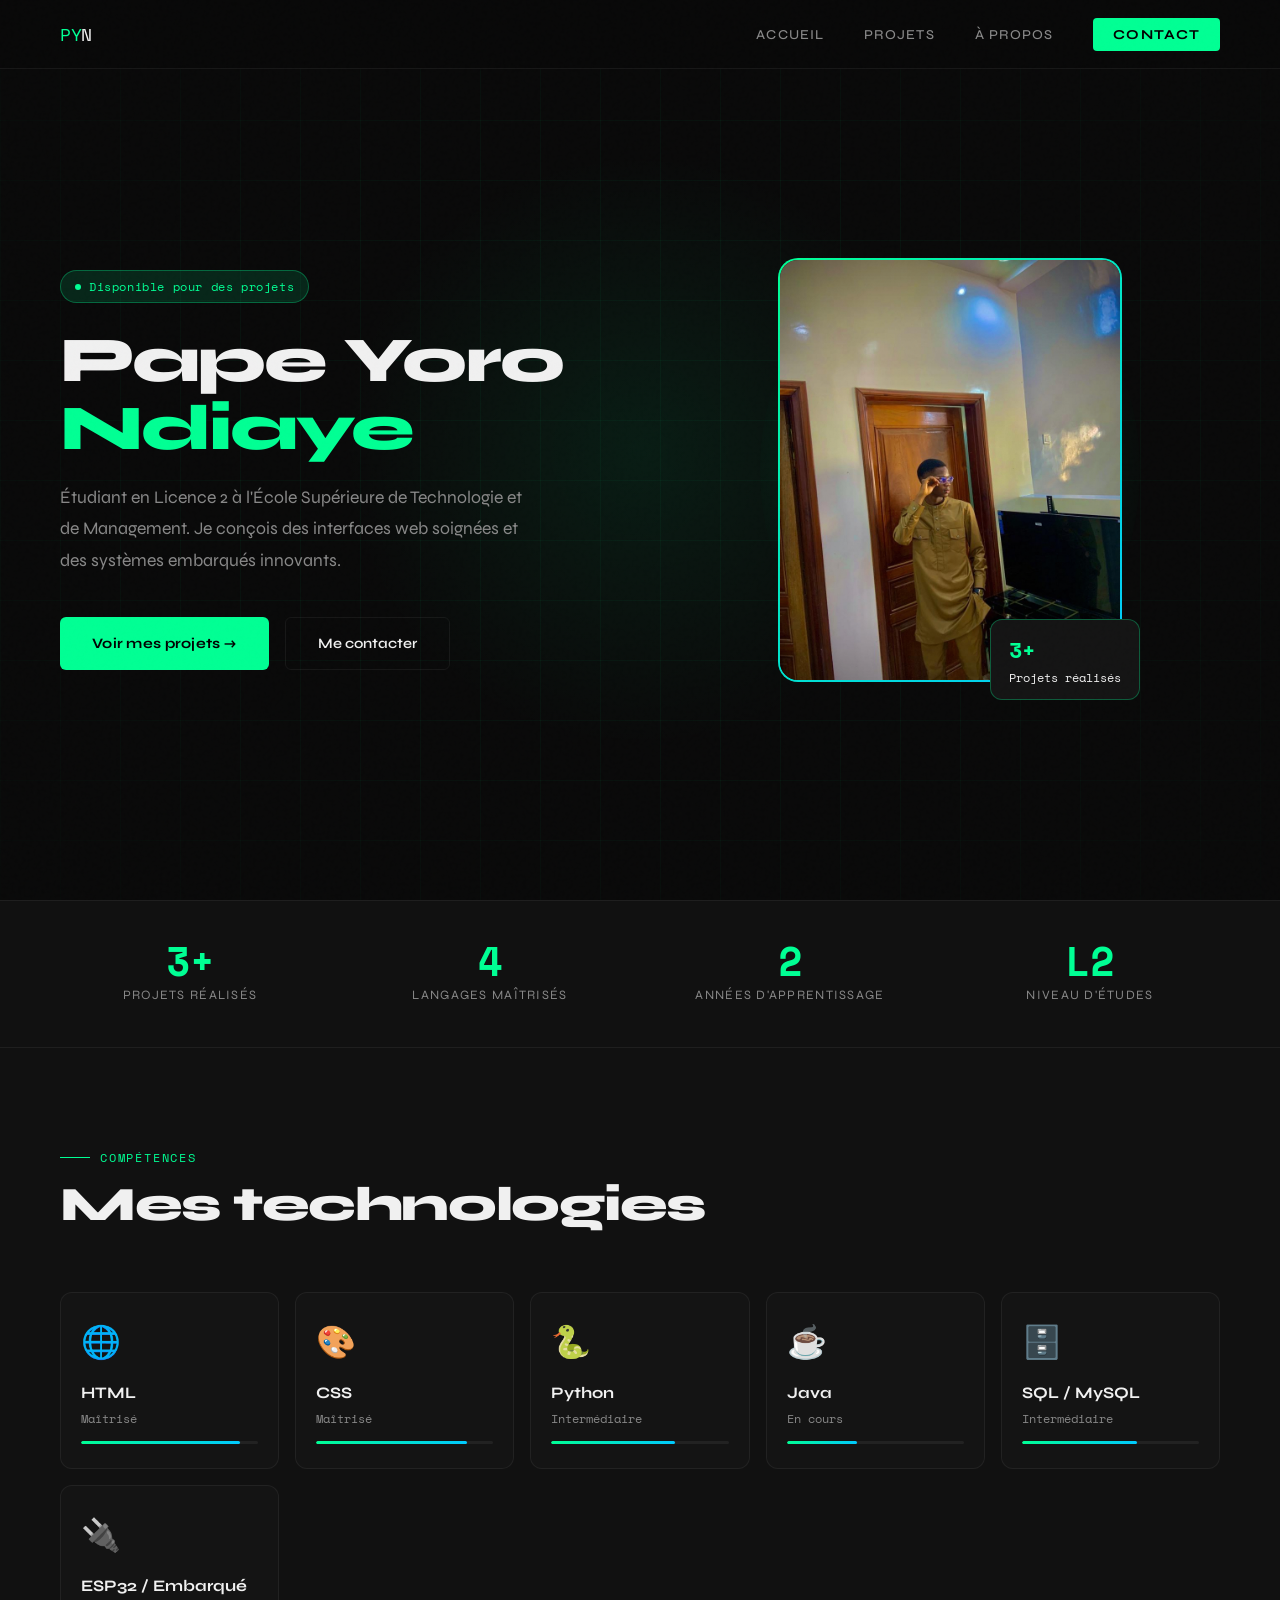
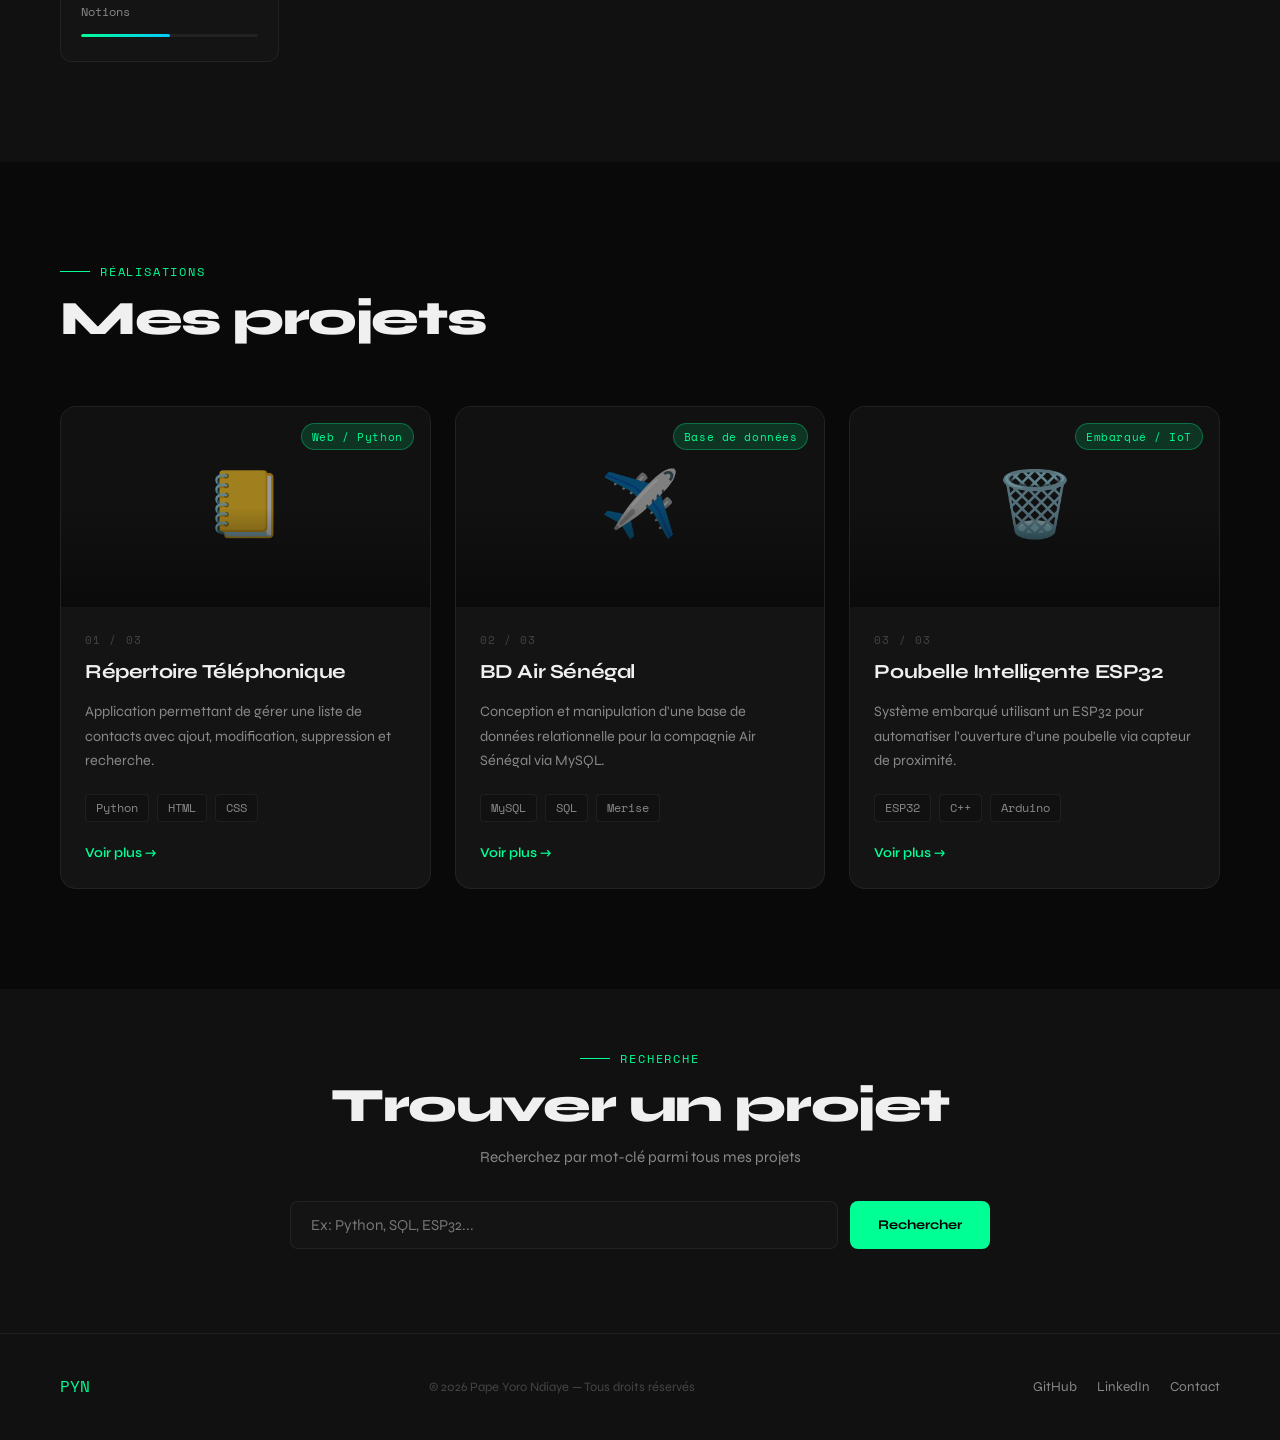
<file: index.html>
<!DOCTYPE html>
<html lang="fr">

<head>
    <meta charset="UTF-8" />
    <meta name="viewport" content="width=device-width, initial-scale=1.0" />
    <title>Pape Yoro Ndiaye — Développeur</title>
    <link rel="stylesheet" href="css/style.css" />
</head>

<body>

    <nav>
        <a href="index.html" class="nav-logo">PY<span>N</span></a>
        <ul class="nav-links" id="navLinks">
            <li><a href="index.html">Accueil</a></li>
            <li><a href="pages/projets.html">Projets</a></li>
            <li><a href="pages/about.html">À propos</a></li>
            <li><a href="pages/contact.html" class="nav-cta">Contact</a></li>
        </ul>
        <button class="hamburger" id="hamburger">
            <span></span><span></span><span></span>
        </button>
    </nav>

    <section id="hero">
        <div class="hero-bg-grid"></div>
        <div class="hero-glow"></div>
        <div class="hero-content">
            <div class="hero-text">
                <div class="hero-tag fade-up fade-up-1">Disponible pour des projets</div>
                <h1 class="hero-title fade-up fade-up-2">
                    Pape Yoro<br>
                    <span class="line-accent">Ndiaye</span>
                </h1>
                <p class="hero-subtitle fade-up fade-up-3">
                    Étudiant en Licence 2 à l'École Supérieure de Technologie et de Management.
                    Je conçois des interfaces web soignées et des systèmes embarqués innovants.
                </p>
                <div class="hero-btns fade-up fade-up-4">
                    <a href="pages/projets.html" class="btn-primary">Voir mes projets →</a>
                    <a href="pages/contact.html" class="btn-secondary">Me contacter</a>
                </div>
            </div>
            <div class="hero-visual fade-up fade-up-2">
                <div class="hero-img-wrap">
                    <img src="images/profile.jpeg" alt="Pape Yoro Ndiaye" />
                    <div class="hero-img-badge">
                        <span class="badge-val">3+</span>
                        Projets réalisés
                    </div>
                </div>
            </div>
        </div>
    </section>

    <div class="stats-bar">
        <div class="stats-inner">
            <div class="stat-item">
                <span class="stat-num">3+</span>
                <span class="stat-label">Projets réalisés</span>
            </div>
            <div class="stat-item">
                <span class="stat-num">4</span>
                <span class="stat-label">Langages maîtrisés</span>
            </div>
            <div class="stat-item">
                <span class="stat-num">2</span>
                <span class="stat-label">Années d'apprentissage</span>
            </div>
            <div class="stat-item">
                <span class="stat-num">L2</span>
                <span class="stat-label">Niveau d'études</span>
            </div>
        </div>
    </div>

    <section id="competences">
        <div class="section-inner">
            <p class="section-label">Compétences</p>
            <h2 class="section-title">Mes technologies</h2>
            <div class="skills-grid">
                <div class="skill-card">
                    <span class="skill-icon">🌐</span>
                    <div class="skill-name">HTML</div>
                    <div class="skill-level">Maîtrisé</div>
                    <div class="skill-bar">
                        <div class="skill-bar-fill" style="width:90%"></div>
                    </div>
                </div>
                <div class="skill-card">
                    <span class="skill-icon">🎨</span>
                    <div class="skill-name">CSS</div>
                    <div class="skill-level">Maîtrisé</div>
                    <div class="skill-bar">
                        <div class="skill-bar-fill" style="width:85%"></div>
                    </div>
                </div>
                <div class="skill-card">
                    <span class="skill-icon">🐍</span>
                    <div class="skill-name">Python</div>
                    <div class="skill-level">Intermédiaire</div>
                    <div class="skill-bar">
                        <div class="skill-bar-fill" style="width:70%"></div>
                    </div>
                </div>
                <div class="skill-card">
                    <span class="skill-icon">☕</span>
                    <div class="skill-name">Java</div>
                    <div class="skill-level">En cours</div>
                    <div class="skill-bar">
                        <div class="skill-bar-fill" style="width:40%"></div>
                    </div>
                </div>
                <div class="skill-card">
                    <span class="skill-icon">🗄️</span>
                    <div class="skill-name">SQL / MySQL</div>
                    <div class="skill-level">Intermédiaire</div>
                    <div class="skill-bar">
                        <div class="skill-bar-fill" style="width:65%"></div>
                    </div>
                </div>
                <div class="skill-card">
                    <span class="skill-icon">🔌</span>
                    <div class="skill-name">ESP32 / Embarqué</div>
                    <div class="skill-level">Notions</div>
                    <div class="skill-bar">
                        <div class="skill-bar-fill" style="width:50%"></div>
                    </div>
                </div>
            </div>
        </div>
    </section>

    <section id="projets">
        <div class="section-inner">
            <p class="section-label">Réalisations</p>
            <h2 class="section-title">Mes projets</h2>
            <div class="projects-grid">
                <div class="project-card">
                    <div class="project-thumb">
                        <span class="project-thumb-icon">📒</span>
                        <div class="project-thumb-overlay"></div>
                        <span class="project-tag">Web / Python</span>
                    </div>
                    <div class="project-body">
                        <div class="project-num">01 / 03</div>
                        <h3 class="project-title">Répertoire Téléphonique</h3>
                        <p class="project-desc">Application permettant de gérer une liste de contacts avec ajout,
                            modification, suppression et recherche.</p>
                        <div class="project-tech">
                            <span class="tech-badge">Python</span>
                            <span class="tech-badge">HTML</span>
                            <span class="tech-badge">CSS</span>
                        </div>
                        <a href="pages/projets.html#projet1" class="project-link">Voir plus →</a>
                    </div>
                </div>
                <div class="project-card">
                    <div class="project-thumb">
                        <span class="project-thumb-icon">✈️</span>
                        <div class="project-thumb-overlay"></div>
                        <span class="project-tag">Base de données</span>
                    </div>
                    <div class="project-body">
                        <div class="project-num">02 / 03</div>
                        <h3 class="project-title">BD Air Sénégal</h3>
                        <p class="project-desc">Conception et manipulation d'une base de données relationnelle pour la
                            compagnie Air Sénégal via MySQL.</p>
                        <div class="project-tech">
                            <span class="tech-badge">MySQL</span>
                            <span class="tech-badge">SQL</span>
                            <span class="tech-badge">Merise</span>
                        </div>
                        <a href="pages/projets.html#projet2" class="project-link">Voir plus →</a>
                    </div>
                </div>
                <div class="project-card">
                    <div class="project-thumb">
                        <span class="project-thumb-icon">🗑️</span>
                        <div class="project-thumb-overlay"></div>
                        <span class="project-tag">Embarqué / IoT</span>
                    </div>
                    <div class="project-body">
                        <div class="project-num">03 / 03</div>
                        <h3 class="project-title">Poubelle Intelligente ESP32</h3>
                        <p class="project-desc">Système embarqué utilisant un ESP32 pour automatiser l'ouverture d'une
                            poubelle via capteur de proximité.</p>
                        <div class="project-tech">
                            <span class="tech-badge">ESP32</span>
                            <span class="tech-badge">C++</span>
                            <span class="tech-badge">Arduino</span>
                        </div>
                        <a href="pages/projets.html#projet3" class="project-link">Voir plus →</a>
                    </div>
                </div>
            </div>
        </div>
    </section>

    <div id="recherche">
        <div class="search-inner">
            <p class="section-label" style="justify-content:center">Recherche</p>
            <h2 class="section-title" style="margin-bottom:0">Trouver un projet</h2>
            <p style="color:var(--text-secondary);margin-top:12px;font-size:0.95rem">Recherchez par mot-clé parmi tous
                mes projets</p>
            <div class="search-box">
                <input type="text" id="searchInput" placeholder="Ex: Python, SQL, ESP32..." />
                <button onclick="searchProjects()">Rechercher</button>
            </div>
            <div id="search-results"></div>
        </div>
    </div>

    <footer>
        <div class="footer-inner">
            <div class="footer-logo">PYN</div>
            <span class="footer-copy">© 2026 Pape Yoro Ndiaye — Tous droits réservés</span>
            <div class="footer-links">
                <a href="https://github.com/k6ybpsv66y-alt" target="_blank">GitHub</a>
                <a href="https://www.linkedin.com/in/pape-yoro-ndiaye-719438337" target="_blank">LinkedIn</a>
                <a href="pages/contact.html">Contact</a>
            </div>
        </div>
    </footer>

    <script>
        const hamburger = document.getElementById('hamburger');
        const navLinks = document.getElementById('navLinks');
        hamburger.addEventListener('click', () => navLinks.classList.toggle('open'));

        const projects = [
            { title: 'Répertoire Téléphonique', tags: ['python', 'html', 'css', 'contact'], url: 'pages/projets.html#projet1' },
            { title: 'BD Air Sénégal', tags: ['mysql', 'sql', 'base de données', 'merise'], url: 'pages/projets.html#projet2' },
            { title: 'Poubelle Intelligente ESP32', tags: ['esp32', 'arduino', 'iot', 'capteur'], url: 'pages/projets.html#projet3' },
        ];

        function searchProjects() {
            const q = document.getElementById('searchInput').value.toLowerCase().trim();
            const container = document.getElementById('search-results');
            if (!q) { container.innerHTML = ''; return; }
            const results = projects.filter(p =>
                p.title.toLowerCase().includes(q) || p.tags.some(t => t.includes(q))
            );
            if (results.length === 0) {
                container.innerHTML = '<p style="color:var(--text-muted);font-size:0.88rem;margin-top:8px">Aucun projet trouvé.</p>';
            } else {
                container.innerHTML = results.map(r =>
                    `<div class="search-result-item" onclick="location.href='${r.url}'">
          <strong style="color:var(--text-primary)">${r.title}</strong>
          <span style="margin-left:8px;font-size:0.75rem;color:var(--text-muted)">${r.tags.join(', ')}</span>
        </div>`
                ).join('');
            }
        }

        document.getElementById('searchInput').addEventListener('keydown', e => {
            if (e.key === 'Enter') searchProjects();
        });
    </script>
</body>

</html>
</file>
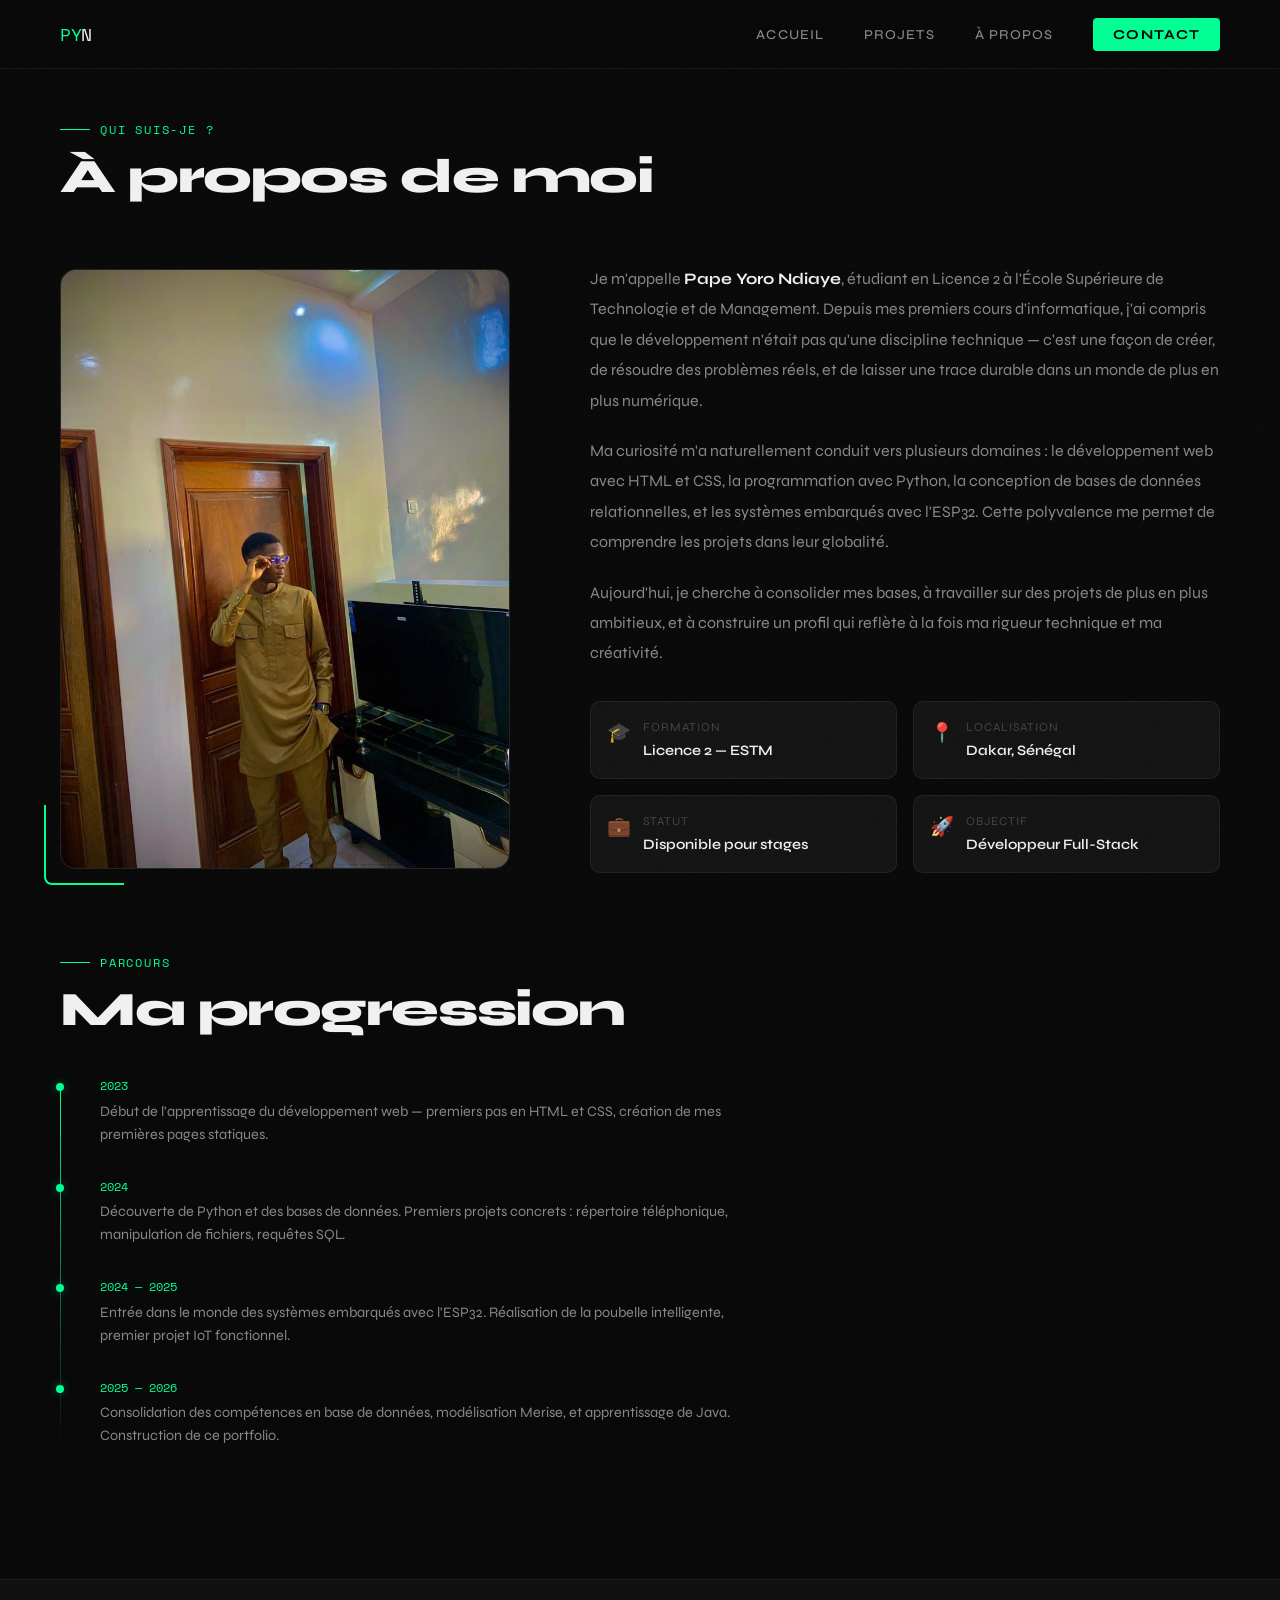
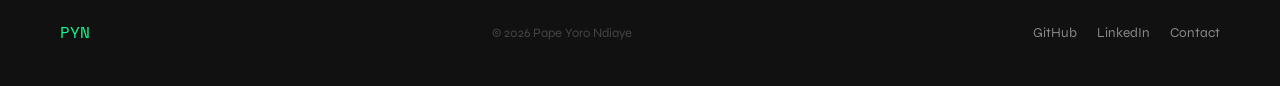
<file: pages/about.html>
<!DOCTYPE html>
<html lang="fr">

<head>
    <meta charset="UTF-8" />
    <meta name="viewport" content="width=device-width, initial-scale=1.0" />
    <title>À propos — Pape Yoro Ndiaye</title>
    <link rel="stylesheet" href="../css/style.css" />
</head>

<body>

    <nav>
        <a href="../index.html" class="nav-logo">PY<span>N</span></a>
        <ul class="nav-links" id="navLinks">
            <li><a href="../index.html">Accueil</a></li>
            <li><a href="projets.html">Projets</a></li>
            <li><a href="about.html">À propos</a></li>
            <li><a href="contact.html" class="nav-cta">Contact</a></li>
        </ul>
        <button class="hamburger" id="hamburger"><span></span><span></span><span></span></button>
    </nav>

    <section style="padding-top:120px">
        <div class="section-inner">
            <p class="section-label">Qui suis-je ?</p>
            <h1 class="section-title">À propos de moi</h1>

            <div class="about-grid">
                <div class="about-img-wrap">
                    <div class="about-img-frame">
                        <img src="../images/profile.jpeg" alt="Pape Yoro Ndiaye" />
                    </div>
                    <div class="about-deco"></div>
                </div>
                <div class="about-text">
                    <p>Je m'appelle <strong style="color:var(--text-primary)">Pape Yoro Ndiaye</strong>, étudiant en
                        Licence 2 à l'École Supérieure de Technologie et de Management. Depuis mes premiers cours
                        d'informatique, j'ai compris que le développement n'était pas qu'une discipline technique —
                        c'est une façon de créer, de résoudre des problèmes réels, et de laisser une trace durable dans
                        un monde de plus en plus numérique.</p>
                    <p>Ma curiosité m'a naturellement conduit vers plusieurs domaines : le développement web avec HTML
                        et CSS, la programmation avec Python, la conception de bases de données relationnelles, et les
                        systèmes embarqués avec l'ESP32. Cette polyvalence me permet de comprendre les projets dans leur
                        globalité.</p>
                    <p>Aujourd'hui, je cherche à consolider mes bases, à travailler sur des projets de plus en plus
                        ambitieux, et à construire un profil qui reflète à la fois ma rigueur technique et ma
                        créativité.</p>

                    <div class="about-highlights">
                        <div class="highlight-item">
                            <span class="highlight-icon">🎓</span>
                            <div>
                                <div class="highlight-label">Formation</div>
                                <div class="highlight-val">Licence 2 — ESTM</div>
                            </div>
                        </div>
                        <div class="highlight-item">
                            <span class="highlight-icon">📍</span>
                            <div>
                                <div class="highlight-label">Localisation</div>
                                <div class="highlight-val">Dakar, Sénégal</div>
                            </div>
                        </div>
                        <div class="highlight-item">
                            <span class="highlight-icon">💼</span>
                            <div>
                                <div class="highlight-label">Statut</div>
                                <div class="highlight-val">Disponible pour stages</div>
                            </div>
                        </div>
                        <div class="highlight-item">
                            <span class="highlight-icon">🚀</span>
                            <div>
                                <div class="highlight-label">Objectif</div>
                                <div class="highlight-val">Développeur Full-Stack</div>
                            </div>
                        </div>
                    </div>
                </div>
            </div>

            <div style="max-width:700px;margin-top:80px">
                <p class="section-label">Parcours</p>
                <h2 class="section-title" style="margin-bottom:20px">Ma progression</h2>
                <div class="timeline">
                    <div class="timeline-item">
                        <div class="timeline-date">2023</div>
                        <div class="timeline-text">Début de l'apprentissage du développement web — premiers pas en HTML
                            et CSS, création de mes premières pages statiques.</div>
                    </div>
                    <div class="timeline-item">
                        <div class="timeline-date">2024</div>
                        <div class="timeline-text">Découverte de Python et des bases de données. Premiers projets
                            concrets : répertoire téléphonique, manipulation de fichiers, requêtes SQL.</div>
                    </div>
                    <div class="timeline-item">
                        <div class="timeline-date">2024 — 2025</div>
                        <div class="timeline-text">Entrée dans le monde des systèmes embarqués avec l'ESP32. Réalisation
                            de la poubelle intelligente, premier projet IoT fonctionnel.</div>
                    </div>
                    <div class="timeline-item">
                        <div class="timeline-date">2025 — 2026</div>
                        <div class="timeline-text">Consolidation des compétences en base de données, modélisation
                            Merise, et apprentissage de Java. Construction de ce portfolio.</div>
                    </div>
                </div>
            </div>

        </div>
    </section>

    <footer>
        <div class="footer-inner">
            <div class="footer-logo">PYN</div>
            <span class="footer-copy">© 2026 Pape Yoro Ndiaye</span>
            <div class="footer-links">
                <a href="https://github.com/k6ybpsv66y-alt" target="_blank">GitHub</a>
                <a href="https://www.linkedin.com/in/pape-yoro-ndiaye-719438337" target="_blank">LinkedIn</a>
                <a href="contact.html">Contact</a>
            </div>
        </div>
    </footer>

    <script>
        const hamburger = document.getElementById('hamburger');
        const navLinks = document.getElementById('navLinks');
        hamburger.addEventListener('click', () => navLinks.classList.toggle('open'));
    </script>
</body>

</html>
</file>
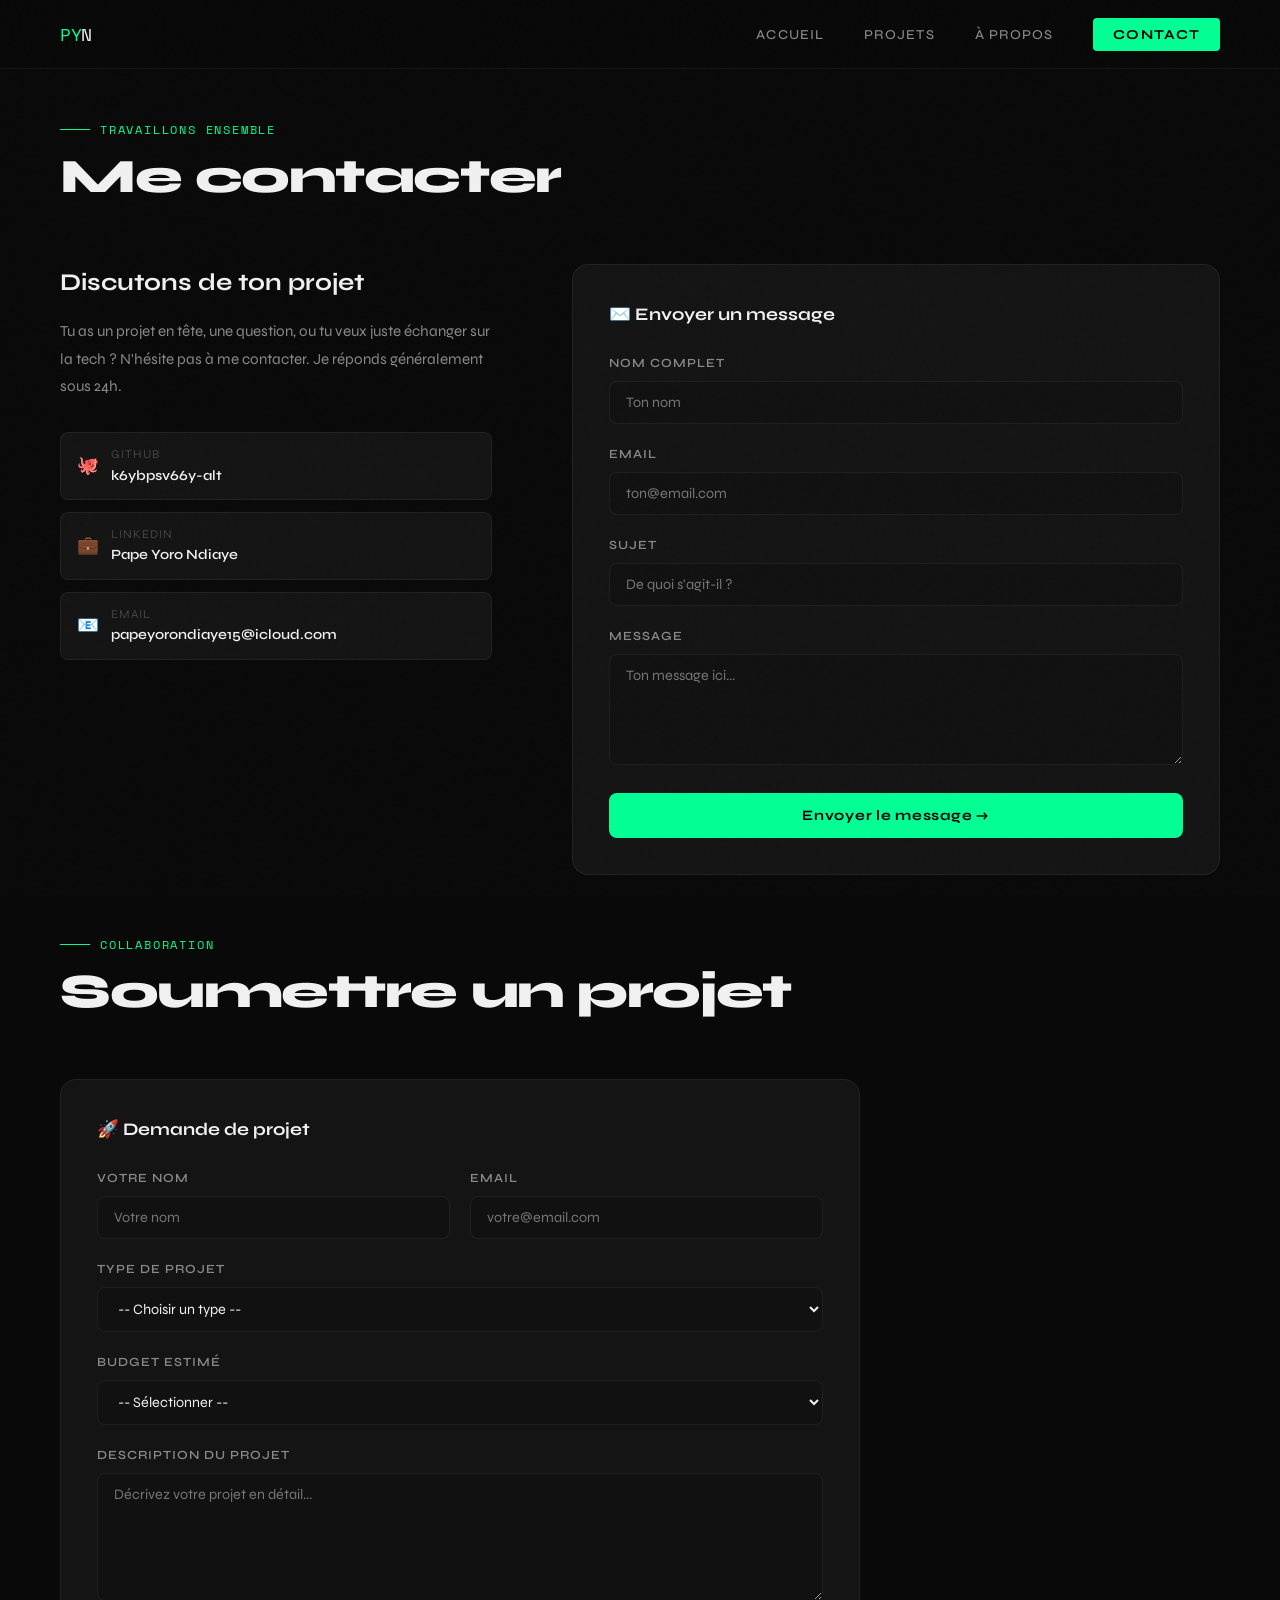
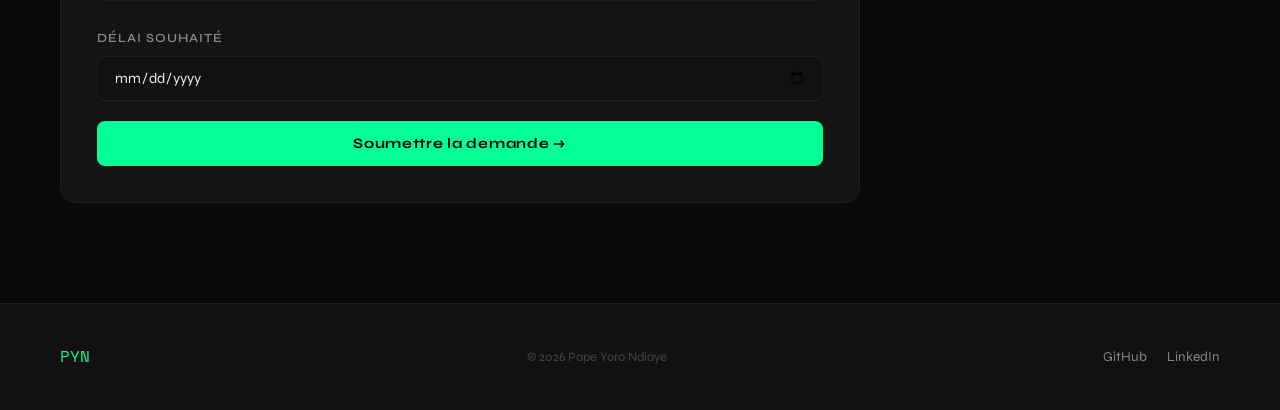
<file: pages/contact.html>
<!DOCTYPE html>
<html lang="fr">

<head>
    <meta charset="UTF-8" />
    <meta name="viewport" content="width=device-width, initial-scale=1.0" />
    <title>Contact — Pape Yoro Ndiaye</title>
    <link rel="stylesheet" href="../css/style.css" />
</head>

<body>

    <nav>
        <a href="../index.html" class="nav-logo">PY<span>N</span></a>
        <ul class="nav-links" id="navLinks">
            <li><a href="../index.html">Accueil</a></li>
            <li><a href="projets.html">Projets</a></li>
            <li><a href="about.html">À propos</a></li>
            <li><a href="contact.html" class="nav-cta">Contact</a></li>
        </ul>
        <button class="hamburger" id="hamburger"><span></span><span></span><span></span></button>
    </nav>

    <section id="contact" style="padding-top:120px">
        <div class="section-inner">
            <p class="section-label">Travaillons ensemble</p>
            <h1 class="section-title">Me contacter</h1>

            <div class="contact-grid">
                <div class="contact-info">
                    <h3>Discutons de ton projet</h3>
                    <p>Tu as un projet en tête, une question, ou tu veux juste échanger sur la tech ? N'hésite pas à me
                        contacter. Je réponds généralement sous 24h.</p>
                    <div class="contact-socials">
                        <a href="https://github.com/k6ybpsv66y-alt" target="_blank" class="social-link">
                            <span class="social-link-icon">🐙</span>
                            <div>
                                <div
                                    style="font-size:0.75rem;color:var(--text-muted);text-transform:uppercase;letter-spacing:0.08em">
                                    GitHub</div>
                                <div style="color:var(--text-primary);font-weight:600">k6ybpsv66y-alt</div>
                            </div>
                        </a>
                        <a href="https://www.linkedin.com/in/pape-yoro-ndiaye-719438337" target="_blank"
                            class="social-link">
                            <span class="social-link-icon">💼</span>
                            <div>
                                <div
                                    style="font-size:0.75rem;color:var(--text-muted);text-transform:uppercase;letter-spacing:0.08em">
                                    LinkedIn</div>
                                <div style="color:var(--text-primary);font-weight:600">Pape Yoro Ndiaye</div>
                            </div>
                        </a>
                        <a href="mailto:papeyorondiaye15@icloud.com" class="social-link">
                            <span class="social-link-icon">📧</span>
                            <div>
                                <div
                                    style="font-size:0.75rem;color:var(--text-muted);text-transform:uppercase;letter-spacing:0.08em">
                                    Email</div>
                                <div style="color:var(--text-primary);font-weight:600">papeyorondiaye15@icloud.com</div>
                            </div>
                        </a>
                    </div>
                </div>

                <div>
                    <div class="form-wrap">
                        <div class="form-title">✉️ Envoyer un message</div>
                        <div class="form-group">
                            <label for="contact-name">Nom complet</label>
                            <input type="text" id="contact-name" placeholder="Ton nom" required />
                        </div>
                        <div class="form-group">
                            <label for="contact-email">Email</label>
                            <input type="email" id="contact-email" placeholder="ton@email.com" required />
                        </div>
                        <div class="form-group">
                            <label for="contact-subject">Sujet</label>
                            <input type="text" id="contact-subject" placeholder="De quoi s'agit-il ?" />
                        </div>
                        <div class="form-group">
                            <label for="contact-message">Message</label>
                            <textarea id="contact-message" rows="5" placeholder="Ton message ici..."
                                required></textarea>
                        </div>
                        <button class="btn-submit" onclick="submitContact()">Envoyer le message →</button>
                    </div>
                </div>
            </div>

            <div style="margin-top:60px">
                <p class="section-label">Collaboration</p>
                <h2 class="section-title">Soumettre un projet</h2>
                <div class="form-wrap" style="max-width:800px">
                    <div class="form-title">🚀 Demande de projet</div>
                    <div style="display:grid;grid-template-columns:1fr 1fr;gap:20px">
                        <div class="form-group">
                            <label for="proj-name">Votre nom</label>
                            <input type="text" id="proj-name" placeholder="Votre nom" required />
                        </div>
                        <div class="form-group">
                            <label for="proj-email">Email</label>
                            <input type="email" id="proj-email" placeholder="votre@email.com" required />
                        </div>
                    </div>
                    <div class="form-group">
                        <label for="proj-type">Type de projet</label>
                        <select id="proj-type">
                            <option value="">-- Choisir un type --</option>
                            <option>Site web / Portfolio</option>
                            <option>Application web</option>
                            <option>Base de données</option>
                            <option>Système embarqué / IoT</option>
                            <option>Script / Automatisation Python</option>
                            <option>Autre</option>
                        </select>
                    </div>
                    <div class="form-group">
                        <label for="proj-budget">Budget estimé</label>
                        <select id="proj-budget">
                            <option value="">-- Sélectionner --</option>
                            <option>Moins de 50 000 FCFA</option>
                            <option>50 000 – 150 000 FCFA</option>
                            <option>150 000 – 500 000 FCFA</option>
                            <option>Plus de 500 000 FCFA</option>
                            <option>À discuter</option>
                        </select>
                    </div>
                    <div class="form-group">
                        <label for="proj-desc">Description du projet</label>
                        <textarea id="proj-desc" rows="6" placeholder="Décrivez votre projet en détail..."
                            required></textarea>
                    </div>
                    <div class="form-group">
                        <label for="proj-deadline">Délai souhaité</label>
                        <input type="date" id="proj-deadline" />
                    </div>
                    <button class="btn-submit" onclick="submitProject()">Soumettre la demande →</button>
                </div>
            </div>

        </div>
    </section>

    <footer>
        <div class="footer-inner">
            <div class="footer-logo">PYN</div>
            <span class="footer-copy">© 2026 Pape Yoro Ndiaye</span>
            <div class="footer-links">
                <a href="https://github.com/k6ybpsv66y-alt" target="_blank">GitHub</a>
                <a href="https://www.linkedin.com/in/pape-yoro-ndiaye-719438337" target="_blank">LinkedIn</a>
            </div>
        </div>
    </footer>

    <script>
        const hamburger = document.getElementById('hamburger');
        const navLinks = document.getElementById('navLinks');
        hamburger.addEventListener('click', () => navLinks.classList.toggle('open'));

        function submitContact() {
            const name = document.getElementById('contact-name').value.trim();
            const email = document.getElementById('contact-email').value.trim();
            const msg = document.getElementById('contact-message').value.trim();
            if (!name || !email || !msg) {
                alert('Merci de remplir tous les champs obligatoires.');
                return;
            }
            alert('Message envoyé ! Merci ' + name + ', je vous répondrai bientôt.');
        }

        function submitProject() {
            const name = document.getElementById('proj-name').value.trim();
            const email = document.getElementById('proj-email').value.trim();
            const desc = document.getElementById('proj-desc').value.trim();
            if (!name || !email || !desc) {
                alert('Merci de remplir tous les champs obligatoires.');
                return;
            }
            alert('Demande soumise ! Merci ' + name + ', je vous contacterai pour discuter de votre projet.');
        }
    </script>
</body>

</html>
</file>
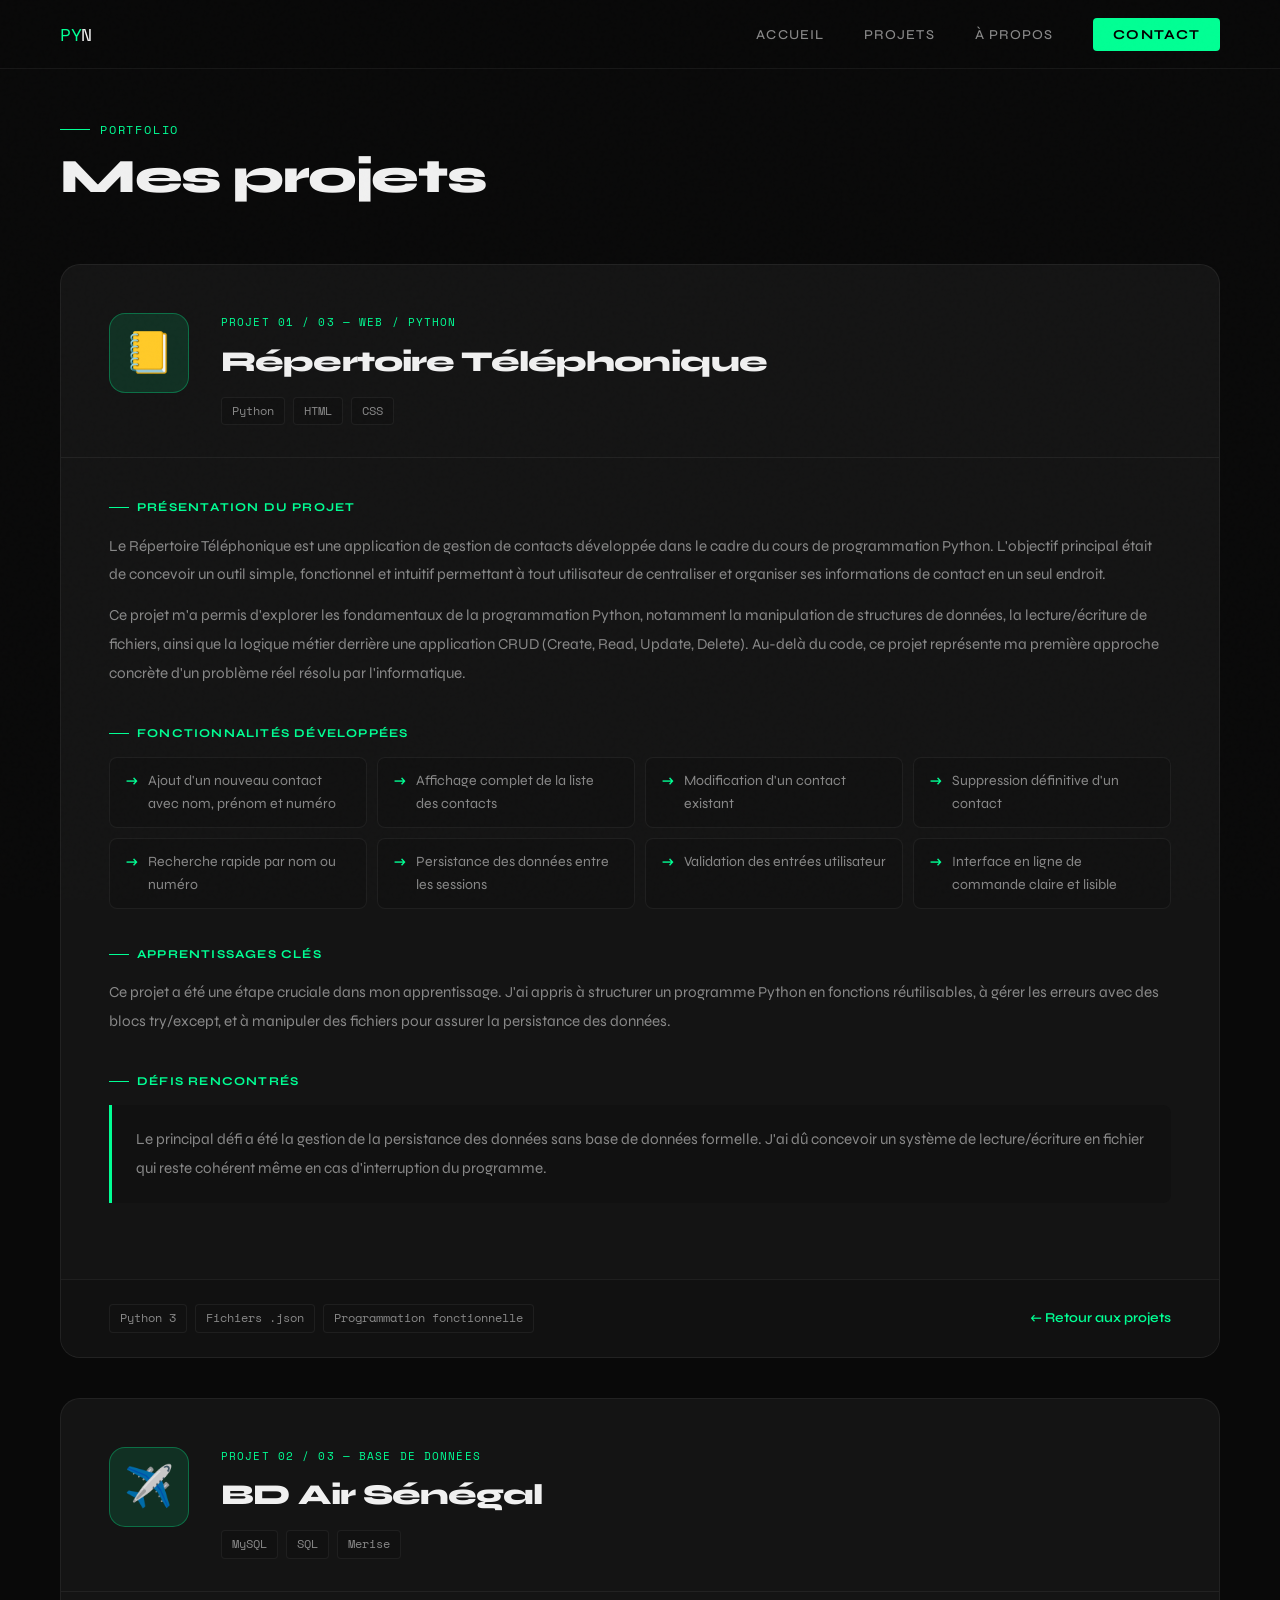
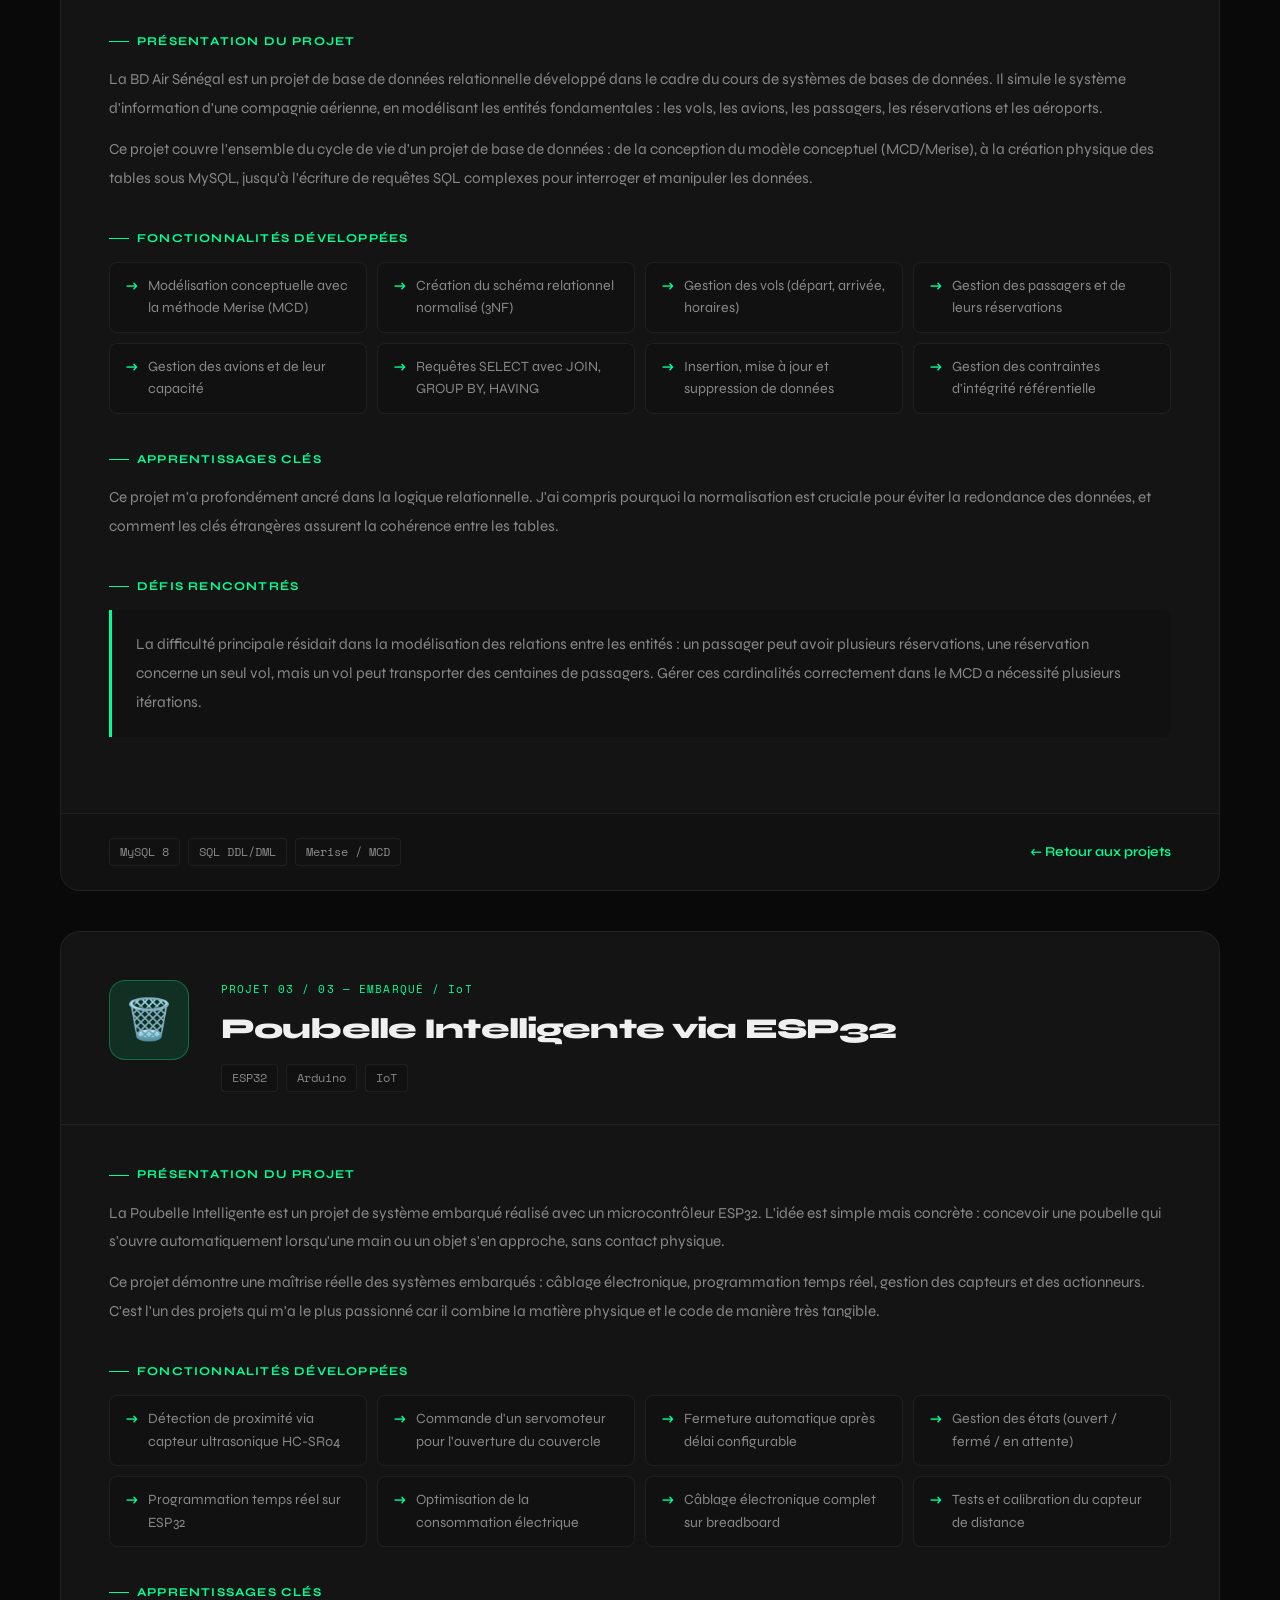
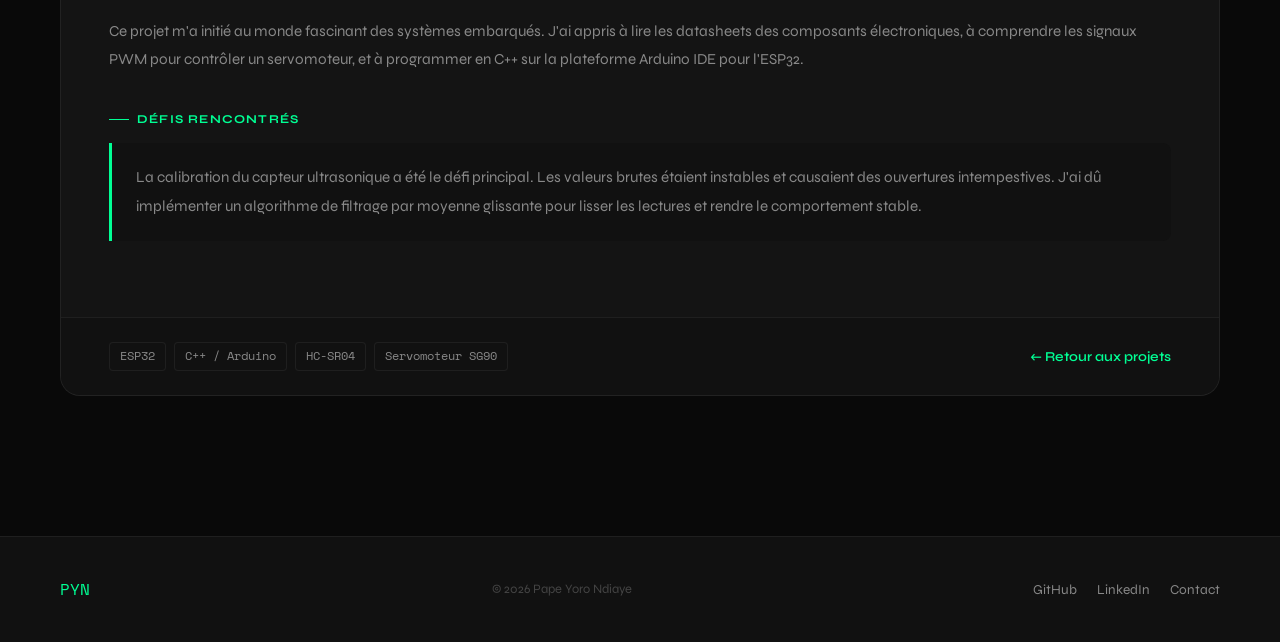
<file: pages/projets.html>
<!DOCTYPE html>
<html lang="fr">

<head>
    <meta charset="UTF-8" />
    <meta name="viewport" content="width=device-width, initial-scale=1.0" />
    <title>Projets — Pape Yoro Ndiaye</title>
    <link rel="stylesheet" href="../css/style.css" />
    <style>
        .project-detail {
            background: var(--bg-card);
            border: 1px solid var(--border);
            border-radius: 20px;
            overflow: hidden;
            margin-bottom: 40px;
            transition: border-color 0.3s;
        }

        .project-detail:hover {
            border-color: var(--border-accent);
        }

        .project-detail:target {
            border-color: var(--accent);
        }

        .project-detail-header {
            padding: 48px 48px 32px;
            border-bottom: 1px solid var(--border);
            display: grid;
            grid-template-columns: auto 1fr;
            gap: 32px;
            align-items: start;
        }

        .project-detail-icon {
            width: 80px;
            height: 80px;
            background: var(--accent-dim);
            border: 1px solid var(--border-accent);
            border-radius: 16px;
            display: flex;
            align-items: center;
            justify-content: center;
            font-size: 2.5rem;
            flex-shrink: 0;
        }

        .project-detail-num {
            font-family: 'Space Mono', monospace;
            font-size: 0.7rem;
            color: var(--accent);
            letter-spacing: 0.1em;
            margin-bottom: 8px;
        }

        .project-detail-title {
            font-size: 1.8rem;
            font-weight: 800;
            letter-spacing: -0.03em;
            margin-bottom: 12px;
        }

        .project-detail-tags {
            display: flex;
            flex-wrap: wrap;
            gap: 8px;
        }

        .project-detail-body {
            padding: 40px 48px;
        }

        .detail-section {
            margin-bottom: 36px;
        }

        .detail-section-title {
            font-size: 0.75rem;
            font-weight: 700;
            color: var(--accent);
            text-transform: uppercase;
            letter-spacing: 0.1em;
            margin-bottom: 14px;
            display: flex;
            align-items: center;
            gap: 8px;
        }

        .detail-section-title::before {
            content: '';
            width: 20px;
            height: 1px;
            background: var(--accent);
        }

        .detail-section p {
            color: var(--text-secondary);
            line-height: 1.9;
            font-size: 0.95rem;
            margin-bottom: 12px;
        }

        .detail-features {
            list-style: none;
            display: grid;
            grid-template-columns: repeat(auto-fill, minmax(240px, 1fr));
            gap: 10px;
        }

        .detail-features li {
            display: flex;
            align-items: flex-start;
            gap: 10px;
            padding: 12px 16px;
            background: var(--bg-secondary);
            border: 1px solid var(--border);
            border-radius: 8px;
            font-size: 0.88rem;
            color: var(--text-secondary);
        }

        .detail-features li::before {
            content: '→';
            color: var(--accent);
            font-weight: 700;
            flex-shrink: 0;
        }

        .detail-challenges {
            background: var(--bg-secondary);
            border-left: 3px solid var(--accent);
            padding: 20px 24px;
            border-radius: 0 8px 8px 0;
        }

        .detail-challenges p {
            margin: 0;
        }

        .project-detail-footer {
            padding: 24px 48px;
            border-top: 1px solid var(--border);
            display: flex;
            justify-content: space-between;
            align-items: center;
            flex-wrap: wrap;
            gap: 16px;
            background: var(--bg-secondary);
        }

        .tech-stack {
            display: flex;
            flex-wrap: wrap;
            gap: 8px;
        }

        @media (max-width: 700px) {
            .project-detail-header {
                grid-template-columns: 1fr;
                gap: 20px;
                padding: 28px 24px 20px;
            }

            .project-detail-body {
                padding: 28px 24px;
            }

            .project-detail-footer {
                padding: 20px 24px;
                flex-direction: column;
                align-items: flex-start;
            }

            .detail-features {
                grid-template-columns: 1fr;
            }
        }
    </style>
</head>

<body>

    <nav>
        <a href="../index.html" class="nav-logo">PY<span>N</span></a>
        <ul class="nav-links" id="navLinks">
            <li><a href="../index.html">Accueil</a></li>
            <li><a href="projets.html">Projets</a></li>
            <li><a href="about.html">À propos</a></li>
            <li><a href="contact.html" class="nav-cta">Contact</a></li>
        </ul>
        <button class="hamburger" id="hamburger"><span></span><span></span><span></span></button>
    </nav>

    <section style="padding-top:120px">
        <div class="section-inner">
            <p class="section-label">Portfolio</p>
            <h1 class="section-title">Mes projets</h1>

            <!-- PROJET 1 -->
            <div class="project-detail" id="projet1">
                <div class="project-detail-header">
                    <div class="project-detail-icon">📒</div>
                    <div class="project-detail-meta">
                        <div class="project-detail-num">PROJET 01 / 03 — WEB / PYTHON</div>
                        <h2 class="project-detail-title">Répertoire Téléphonique</h2>
                        <div class="project-detail-tags">
                            <span class="tech-badge">Python</span>
                            <span class="tech-badge">HTML</span>
                            <span class="tech-badge">CSS</span>
                        </div>
                    </div>
                </div>
                <div class="project-detail-body">
                    <div class="detail-section">
                        <div class="detail-section-title">Présentation du projet</div>
                        <p>Le Répertoire Téléphonique est une application de gestion de contacts développée dans le
                            cadre du cours de programmation Python. L'objectif principal était de concevoir un outil
                            simple, fonctionnel et intuitif permettant à tout utilisateur de centraliser et organiser
                            ses informations de contact en un seul endroit.</p>
                        <p>Ce projet m'a permis d'explorer les fondamentaux de la programmation Python, notamment la
                            manipulation de structures de données, la lecture/écriture de fichiers, ainsi que la logique
                            métier derrière une application CRUD (Create, Read, Update, Delete). Au-delà du code, ce
                            projet représente ma première approche concrète d'un problème réel résolu par
                            l'informatique.</p>
                    </div>
                    <div class="detail-section">
                        <div class="detail-section-title">Fonctionnalités développées</div>
                        <ul class="detail-features">
                            <li>Ajout d'un nouveau contact avec nom, prénom et numéro</li>
                            <li>Affichage complet de la liste des contacts</li>
                            <li>Modification d'un contact existant</li>
                            <li>Suppression définitive d'un contact</li>
                            <li>Recherche rapide par nom ou numéro</li>
                            <li>Persistance des données entre les sessions</li>
                            <li>Validation des entrées utilisateur</li>
                            <li>Interface en ligne de commande claire et lisible</li>
                        </ul>
                    </div>
                    <div class="detail-section">
                        <div class="detail-section-title">Apprentissages clés</div>
                        <p>Ce projet a été une étape cruciale dans mon apprentissage. J'ai appris à structurer un
                            programme Python en fonctions réutilisables, à gérer les erreurs avec des blocs try/except,
                            et à manipuler des fichiers pour assurer la persistance des données.</p>
                    </div>
                    <div class="detail-section">
                        <div class="detail-section-title">Défis rencontrés</div>
                        <div class="detail-challenges">
                            <p>Le principal défi a été la gestion de la persistance des données sans base de données
                                formelle. J'ai dû concevoir un système de lecture/écriture en fichier qui reste cohérent
                                même en cas d'interruption du programme.</p>
                        </div>
                    </div>
                </div>
                <div class="project-detail-footer">
                    <div class="tech-stack">
                        <span class="tech-badge">Python 3</span>
                        <span class="tech-badge">Fichiers .json</span>
                        <span class="tech-badge">Programmation fonctionnelle</span>
                    </div>
                    <a href="../index.html#projets" class="project-link">← Retour aux projets</a>
                </div>
            </div>

            <!-- PROJET 2 -->
            <div class="project-detail" id="projet2">
                <div class="project-detail-header">
                    <div class="project-detail-icon">✈️</div>
                    <div class="project-detail-meta">
                        <div class="project-detail-num">PROJET 02 / 03 — BASE DE DONNÉES</div>
                        <h2 class="project-detail-title">BD Air Sénégal</h2>
                        <div class="project-detail-tags">
                            <span class="tech-badge">MySQL</span>
                            <span class="tech-badge">SQL</span>
                            <span class="tech-badge">Merise</span>
                        </div>
                    </div>
                </div>
                <div class="project-detail-body">
                    <div class="detail-section">
                        <div class="detail-section-title">Présentation du projet</div>
                        <p>La BD Air Sénégal est un projet de base de données relationnelle développé dans le cadre du
                            cours de systèmes de bases de données. Il simule le système d'information d'une compagnie
                            aérienne, en modélisant les entités fondamentales : les vols, les avions, les passagers, les
                            réservations et les aéroports.</p>
                        <p>Ce projet couvre l'ensemble du cycle de vie d'un projet de base de données : de la conception
                            du modèle conceptuel (MCD/Merise), à la création physique des tables sous MySQL, jusqu'à
                            l'écriture de requêtes SQL complexes pour interroger et manipuler les données.</p>
                    </div>
                    <div class="detail-section">
                        <div class="detail-section-title">Fonctionnalités développées</div>
                        <ul class="detail-features">
                            <li>Modélisation conceptuelle avec la méthode Merise (MCD)</li>
                            <li>Création du schéma relationnel normalisé (3NF)</li>
                            <li>Gestion des vols (départ, arrivée, horaires)</li>
                            <li>Gestion des passagers et de leurs réservations</li>
                            <li>Gestion des avions et de leur capacité</li>
                            <li>Requêtes SELECT avec JOIN, GROUP BY, HAVING</li>
                            <li>Insertion, mise à jour et suppression de données</li>
                            <li>Gestion des contraintes d'intégrité référentielle</li>
                        </ul>
                    </div>
                    <div class="detail-section">
                        <div class="detail-section-title">Apprentissages clés</div>
                        <p>Ce projet m'a profondément ancré dans la logique relationnelle. J'ai compris pourquoi la
                            normalisation est cruciale pour éviter la redondance des données, et comment les clés
                            étrangères assurent la cohérence entre les tables.</p>
                    </div>
                    <div class="detail-section">
                        <div class="detail-section-title">Défis rencontrés</div>
                        <div class="detail-challenges">
                            <p>La difficulté principale résidait dans la modélisation des relations entre les entités :
                                un passager peut avoir plusieurs réservations, une réservation concerne un seul vol,
                                mais un vol peut transporter des centaines de passagers. Gérer ces cardinalités
                                correctement dans le MCD a nécessité plusieurs itérations.</p>
                        </div>
                    </div>
                </div>
                <div class="project-detail-footer">
                    <div class="tech-stack">
                        <span class="tech-badge">MySQL 8</span>
                        <span class="tech-badge">SQL DDL/DML</span>
                        <span class="tech-badge">Merise / MCD</span>
                    </div>
                    <a href="../index.html#projets" class="project-link">← Retour aux projets</a>
                </div>
            </div>

            <!-- PROJET 3 -->
            <div class="project-detail" id="projet3">
                <div class="project-detail-header">
                    <div class="project-detail-icon">🗑️</div>
                    <div class="project-detail-meta">
                        <div class="project-detail-num">PROJET 03 / 03 — EMBARQUÉ / IoT</div>
                        <h2 class="project-detail-title">Poubelle Intelligente via ESP32</h2>
                        <div class="project-detail-tags">
                            <span class="tech-badge">ESP32</span>
                            <span class="tech-badge">Arduino</span>
                            <span class="tech-badge">IoT</span>
                        </div>
                    </div>
                </div>
                <div class="project-detail-body">
                    <div class="detail-section">
                        <div class="detail-section-title">Présentation du projet</div>
                        <p>La Poubelle Intelligente est un projet de système embarqué réalisé avec un microcontrôleur
                            ESP32. L'idée est simple mais concrète : concevoir une poubelle qui s'ouvre automatiquement
                            lorsqu'une main ou un objet s'en approche, sans contact physique.</p>
                        <p>Ce projet démontre une maîtrise réelle des systèmes embarqués : câblage électronique,
                            programmation temps réel, gestion des capteurs et des actionneurs. C'est l'un des projets
                            qui m'a le plus passionné car il combine la matière physique et le code de manière très
                            tangible.</p>
                    </div>
                    <div class="detail-section">
                        <div class="detail-section-title">Fonctionnalités développées</div>
                        <ul class="detail-features">
                            <li>Détection de proximité via capteur ultrasonique HC-SR04</li>
                            <li>Commande d'un servomoteur pour l'ouverture du couvercle</li>
                            <li>Fermeture automatique après délai configurable</li>
                            <li>Gestion des états (ouvert / fermé / en attente)</li>
                            <li>Programmation temps réel sur ESP32</li>
                            <li>Optimisation de la consommation électrique</li>
                            <li>Câblage électronique complet sur breadboard</li>
                            <li>Tests et calibration du capteur de distance</li>
                        </ul>
                    </div>
                    <div class="detail-section">
                        <div class="detail-section-title">Apprentissages clés</div>
                        <p>Ce projet m'a initié au monde fascinant des systèmes embarqués. J'ai appris à lire les
                            datasheets des composants électroniques, à comprendre les signaux PWM pour contrôler un
                            servomoteur, et à programmer en C++ sur la plateforme Arduino IDE pour l'ESP32.</p>
                    </div>
                    <div class="detail-section">
                        <div class="detail-section-title">Défis rencontrés</div>
                        <div class="detail-challenges">
                            <p>La calibration du capteur ultrasonique a été le défi principal. Les valeurs brutes
                                étaient instables et causaient des ouvertures intempestives. J'ai dû implémenter un
                                algorithme de filtrage par moyenne glissante pour lisser les lectures et rendre le
                                comportement stable.</p>
                        </div>
                    </div>
                </div>
                <div class="project-detail-footer">
                    <div class="tech-stack">
                        <span class="tech-badge">ESP32</span>
                        <span class="tech-badge">C++ / Arduino</span>
                        <span class="tech-badge">HC-SR04</span>
                        <span class="tech-badge">Servomoteur SG90</span>
                    </div>
                    <a href="../index.html#projets" class="project-link">← Retour aux projets</a>
                </div>
            </div>

        </div>
    </section>

    <footer>
        <div class="footer-inner">
            <div class="footer-logo">PYN</div>
            <span class="footer-copy">© 2026 Pape Yoro Ndiaye</span>
            <div class="footer-links">
                <a href="https://github.com/k6ybpsv66y-alt" target="_blank">GitHub</a>
                <a href="https://www.linkedin.com/in/pape-yoro-ndiaye-719438337" target="_blank">LinkedIn</a>
                <a href="contact.html">Contact</a>
            </div>
        </div>
    </footer>

    <script>
        const hamburger = document.getElementById('hamburger');
        const navLinks = document.getElementById('navLinks');
        hamburger.addEventListener('click', () => navLinks.classList.toggle('open'));
    </script>
</body>

</html>
</file>
<file: css/style.css>
@import url('https://fonts.googleapis.com/css2?family=Syne:wght@400;500;600;700;800&family=Space+Mono:ital,wght@0,400;0,700;1,400&display=swap');

:root {
    --bg-primary: #090909;
    --bg-secondary: #111111;
    --bg-card: #141414;
    --bg-card-hover: #1a1a1a;
    --accent: #00FF94;
    --accent-dim: rgba(0, 255, 148, 0.12);
    --accent-glow: rgba(0, 255, 148, 0.35);
    --text-primary: #F0F0F0;
    --text-secondary: #888888;
    --text-muted: #444444;
    --border: rgba(255, 255, 255, 0.06);
    --border-accent: rgba(0, 255, 148, 0.3);
    --gradient: linear-gradient(135deg, #00FF94, #00C9FF);
}

*,
*::before,
*::after {
    box-sizing: border-box;
    margin: 0;
    padding: 0;
}

html {
    scroll-behavior: smooth;
}

body {
    font-family: 'Syne', sans-serif;
    background-color: var(--bg-primary);
    color: var(--text-primary);
    line-height: 1.6;
    overflow-x: hidden;
}

body::before {
    content: '';
    position: fixed;
    inset: 0;
    background-image: url("data:image/svg+xml,%3Csvg viewBox='0 0 256 256' xmlns='http://www.w3.org/2000/svg'%3E%3Cfilter id='noise'%3E%3CfeTurbulence type='fractalNoise' baseFrequency='0.9' numOctaves='4' stitchTiles='stitch'/%3E%3C/filter%3E%3Crect width='100%25' height='100%25' filter='url(%23noise)' opacity='0.04'/%3E%3C/svg%3E");
    pointer-events: none;
    z-index: 9999;
    opacity: 0.4;
}

::-webkit-scrollbar {
    width: 4px;
}

::-webkit-scrollbar-track {
    background: var(--bg-primary);
}

::-webkit-scrollbar-thumb {
    background: var(--accent);
    border-radius: 2px;
}

nav {
    position: fixed;
    top: 0;
    left: 0;
    right: 0;
    z-index: 1000;
    padding: 20px 60px;
    display: flex;
    justify-content: space-between;
    align-items: center;
    background: rgba(9, 9, 9, 0.85);
    backdrop-filter: blur(20px);
    border-bottom: 1px solid var(--border);
}

.nav-logo {
    font-family: 'Space Mono', monospace;
    font-size: 1.1rem;
    color: var(--accent);
    text-decoration: none;
    letter-spacing: -0.02em;
}

.nav-logo span {
    color: var(--text-primary);
}

.nav-links {
    display: flex;
    gap: 40px;
    list-style: none;
}

.nav-links a {
    color: var(--text-secondary);
    text-decoration: none;
    font-size: 0.85rem;
    font-weight: 500;
    letter-spacing: 0.08em;
    text-transform: uppercase;
    transition: color 0.3s;
    position: relative;
}

.nav-links a::after {
    content: '';
    position: absolute;
    bottom: -4px;
    left: 0;
    width: 0;
    height: 1px;
    background: var(--accent);
    transition: width 0.3s;
}

.nav-links a:hover {
    color: var(--accent);
}

.nav-links a:hover::after {
    width: 100%;
}

.nav-cta {
    background: var(--accent);
    color: #000 !important;
    padding: 8px 20px;
    border-radius: 4px;
    font-weight: 700 !important;
    transition: box-shadow 0.3s, transform 0.2s !important;
}

.nav-cta:hover {
    box-shadow: 0 0 20px var(--accent-glow) !important;
    transform: translateY(-1px);
}

.nav-cta::after {
    display: none !important;
}

#hero {
    min-height: 100vh;
    display: flex;
    align-items: center;
    padding: 120px 60px 80px;
    position: relative;
    overflow: hidden;
}

.hero-bg-grid {
    position: absolute;
    inset: 0;
    background-image:
        linear-gradient(rgba(0, 255, 148, 0.04) 1px, transparent 1px),
        linear-gradient(90deg, rgba(0, 255, 148, 0.04) 1px, transparent 1px);
    background-size: 60px 60px;
    mask-image: radial-gradient(ellipse 80% 80% at 50% 50%, black 40%, transparent 100%);
}

.hero-glow {
    position: absolute;
    width: 600px;
    height: 600px;
    border-radius: 50%;
    background: radial-gradient(circle, rgba(0, 255, 148, 0.08) 0%, transparent 70%);
    top: 50%;
    left: 50%;
    transform: translate(-50%, -50%);
    pointer-events: none;
}

.hero-content {
    max-width: 1200px;
    margin: 0 auto;
    display: grid;
    grid-template-columns: 1fr 1fr;
    gap: 80px;
    align-items: center;
    width: 100%;
    position: relative;
}

.hero-tag {
    display: inline-flex;
    align-items: center;
    gap: 8px;
    background: var(--accent-dim);
    border: 1px solid var(--border-accent);
    padding: 6px 14px;
    border-radius: 100px;
    font-size: 0.75rem;
    color: var(--accent);
    font-family: 'Space Mono', monospace;
    margin-bottom: 24px;
    letter-spacing: 0.05em;
}

.hero-tag::before {
    content: '';
    width: 6px;
    height: 6px;
    background: var(--accent);
    border-radius: 50%;
    animation: pulse 2s infinite;
}

@keyframes pulse {

    0%,
    100% {
        opacity: 1;
        transform: scale(1);
    }

    50% {
        opacity: 0.5;
        transform: scale(0.8);
    }
}

.hero-title {
    font-size: clamp(2.5rem, 5vw, 4.5rem);
    font-weight: 800;
    line-height: 1.05;
    letter-spacing: -0.03em;
    margin-bottom: 20px;
}

.hero-title .line-accent {
    color: var(--accent);
}

.hero-subtitle {
    font-size: 1.1rem;
    color: var(--text-secondary);
    font-weight: 400;
    margin-bottom: 40px;
    max-width: 480px;
    line-height: 1.8;
}

.hero-btns {
    display: flex;
    gap: 16px;
    flex-wrap: wrap;
}

.btn-primary {
    background: var(--accent);
    color: #000;
    padding: 14px 32px;
    border-radius: 6px;
    text-decoration: none;
    font-weight: 700;
    font-size: 0.9rem;
    letter-spacing: 0.02em;
    transition: all 0.3s;
    display: inline-flex;
    align-items: center;
    gap: 8px;
}

.btn-primary:hover {
    box-shadow: 0 0 30px var(--accent-glow);
    transform: translateY(-2px);
}

.btn-secondary {
    background: transparent;
    color: var(--text-primary);
    padding: 14px 32px;
    border-radius: 6px;
    text-decoration: none;
    font-weight: 600;
    font-size: 0.9rem;
    border: 1px solid var(--border);
    transition: all 0.3s;
    display: inline-flex;
    align-items: center;
    gap: 8px;
}

.btn-secondary:hover {
    border-color: var(--accent);
    color: var(--accent);
}

.hero-visual {
    display: flex;
    justify-content: center;
    align-items: center;
    position: relative;
}

.hero-img-wrap {
    position: relative;
    width: 340px;
    height: 420px;
}

.hero-img-wrap::before {
    content: '';
    position: absolute;
    inset: -2px;
    background: var(--gradient);
    border-radius: 20px;
    z-index: 0;
}

.hero-img-wrap::after {
    content: '';
    position: absolute;
    inset: -20px;
    background: radial-gradient(circle, rgba(0, 255, 148, 0.15) 0%, transparent 70%);
    z-index: -1;
    border-radius: 50%;
}

.hero-img-wrap img {
    position: relative;
    z-index: 1;
    width: 100%;
    height: 100%;
    object-fit: cover;
    object-position: center top;
    border-radius: 18px;
    background: var(--bg-card);
}

.hero-img-badge {
    position: absolute;
    bottom: -20px;
    right: -20px;
    background: var(--bg-card);
    border: 1px solid var(--border-accent);
    padding: 12px 18px;
    border-radius: 12px;
    z-index: 2;
    font-family: 'Space Mono', monospace;
    font-size: 0.75rem;
}

.hero-img-badge .badge-val {
    font-size: 1.4rem;
    font-weight: 700;
    color: var(--accent);
    display: block;
}

.stats-bar {
    padding: 40px 60px;
    border-top: 1px solid var(--border);
    border-bottom: 1px solid var(--border);
    background: var(--bg-secondary);
}

.stats-inner {
    max-width: 1200px;
    margin: 0 auto;
    display: grid;
    grid-template-columns: repeat(4, 1fr);
    gap: 40px;
}

.stat-item {
    text-align: center;
}

.stat-num {
    font-size: 2.5rem;
    font-weight: 800;
    color: var(--accent);
    font-family: 'Space Mono', monospace;
    display: block;
    line-height: 1;
}

.stat-label {
    font-size: 0.8rem;
    color: var(--text-secondary);
    text-transform: uppercase;
    letter-spacing: 0.1em;
    margin-top: 6px;
}

section {
    padding: 100px 60px;
}

.section-inner {
    max-width: 1200px;
    margin: 0 auto;
}

.section-label {
    font-family: 'Space Mono', monospace;
    font-size: 0.75rem;
    color: var(--accent);
    text-transform: uppercase;
    letter-spacing: 0.15em;
    margin-bottom: 12px;
    display: flex;
    align-items: center;
    gap: 10px;
}

.section-label::before {
    content: '';
    width: 30px;
    height: 1px;
    background: var(--accent);
}

.section-title {
    font-size: clamp(2rem, 4vw, 3rem);
    font-weight: 800;
    letter-spacing: -0.03em;
    line-height: 1.1;
    margin-bottom: 60px;
}

#competences {
    background: var(--bg-secondary);
}

.skills-grid {
    display: grid;
    grid-template-columns: repeat(auto-fill, minmax(200px, 1fr));
    gap: 16px;
}

.skill-card {
    background: var(--bg-card);
    border: 1px solid var(--border);
    border-radius: 12px;
    padding: 24px 20px;
    transition: all 0.3s;
    position: relative;
    overflow: hidden;
}

.skill-card::before {
    content: '';
    position: absolute;
    top: 0;
    left: 0;
    right: 0;
    height: 2px;
    background: var(--gradient);
    transform: scaleX(0);
    transition: transform 0.3s;
}

.skill-card:hover {
    border-color: var(--border-accent);
    transform: translateY(-4px);
}

.skill-card:hover::before {
    transform: scaleX(1);
}

.skill-icon {
    font-size: 2rem;
    margin-bottom: 12px;
    display: block;
}

.skill-name {
    font-weight: 700;
    font-size: 1rem;
    margin-bottom: 4px;
}

.skill-level {
    font-size: 0.75rem;
    color: var(--text-secondary);
    font-family: 'Space Mono', monospace;
}

.skill-bar {
    margin-top: 12px;
    height: 3px;
    background: var(--border);
    border-radius: 2px;
    overflow: hidden;
}

.skill-bar-fill {
    height: 100%;
    background: var(--gradient);
    border-radius: 2px;
}

.projects-grid {
    display: grid;
    grid-template-columns: repeat(auto-fill, minmax(360px, 1fr));
    gap: 24px;
}

.project-card {
    background: var(--bg-card);
    border: 1px solid var(--border);
    border-radius: 16px;
    overflow: hidden;
    transition: all 0.4s;
    display: flex;
    flex-direction: column;
}

.project-card:hover {
    border-color: var(--border-accent);
    transform: translateY(-6px);
    box-shadow: 0 20px 60px rgba(0, 0, 0, 0.4), 0 0 40px rgba(0, 255, 148, 0.05);
}

.project-thumb {
    height: 200px;
    position: relative;
    overflow: hidden;
    background: var(--bg-secondary);
    display: flex;
    align-items: center;
    justify-content: center;
}

.project-thumb-icon {
    font-size: 4rem;
    opacity: 0.6;
}

.project-thumb-overlay {
    position: absolute;
    inset: 0;
    background: linear-gradient(to bottom, transparent 50%, rgba(9, 9, 9, 0.8));
}

.project-tag {
    position: absolute;
    top: 16px;
    right: 16px;
    background: rgba(0, 255, 148, 0.15);
    border: 1px solid var(--border-accent);
    color: var(--accent);
    padding: 4px 10px;
    border-radius: 100px;
    font-size: 0.7rem;
    font-family: 'Space Mono', monospace;
    letter-spacing: 0.05em;
}

.project-body {
    padding: 24px;
    flex: 1;
    display: flex;
    flex-direction: column;
}

.project-num {
    font-family: 'Space Mono', monospace;
    font-size: 0.7rem;
    color: var(--text-muted);
    margin-bottom: 8px;
    letter-spacing: 0.1em;
}

.project-title {
    font-size: 1.25rem;
    font-weight: 700;
    margin-bottom: 12px;
    letter-spacing: -0.02em;
}

.project-desc {
    font-size: 0.9rem;
    color: var(--text-secondary);
    line-height: 1.7;
    margin-bottom: 20px;
    flex: 1;
}

.project-tech {
    display: flex;
    flex-wrap: wrap;
    gap: 8px;
    margin-bottom: 20px;
}

.tech-badge {
    background: var(--bg-secondary);
    border: 1px solid var(--border);
    color: var(--text-secondary);
    padding: 4px 10px;
    border-radius: 4px;
    font-size: 0.72rem;
    font-family: 'Space Mono', monospace;
}

.project-link {
    display: inline-flex;
    align-items: center;
    gap: 8px;
    color: var(--accent);
    text-decoration: none;
    font-size: 0.85rem;
    font-weight: 600;
    transition: gap 0.3s;
}

.project-link:hover {
    gap: 12px;
}

#about {
    background: var(--bg-secondary);
}

.about-grid {
    display: grid;
    grid-template-columns: 1fr 1.4fr;
    gap: 80px;
    align-items: center;
}

.about-img-wrap {
    position: relative;
}

.about-img-frame {
    width: 100%;
    aspect-ratio: 3/4;
    border-radius: 16px;
    overflow: hidden;
    border: 1px solid var(--border);
    background: var(--bg-card);
}

.about-img-frame img {
    width: 100%;
    height: 100%;
    object-fit: cover;
    object-position: center top;
}

.about-deco {
    position: absolute;
    bottom: -16px;
    left: -16px;
    width: 80px;
    height: 80px;
    border-bottom: 2px solid var(--accent);
    border-left: 2px solid var(--accent);
    border-radius: 0 0 0 8px;
}

.about-text p {
    color: var(--text-secondary);
    line-height: 1.9;
    margin-bottom: 20px;
    font-size: 1rem;
}

.about-highlights {
    display: grid;
    grid-template-columns: 1fr 1fr;
    gap: 16px;
    margin-top: 32px;
}

.highlight-item {
    display: flex;
    align-items: flex-start;
    gap: 12px;
    padding: 16px;
    background: var(--bg-card);
    border: 1px solid var(--border);
    border-radius: 10px;
}

.highlight-icon {
    font-size: 1.2rem;
    flex-shrink: 0;
}

.highlight-label {
    font-size: 0.75rem;
    color: var(--text-muted);
    text-transform: uppercase;
    letter-spacing: 0.08em;
}

.highlight-val {
    font-size: 0.9rem;
    font-weight: 600;
    margin-top: 2px;
}

.timeline {
    position: relative;
    padding-left: 40px;
    margin-top: 40px;
}

.timeline::before {
    content: '';
    position: absolute;
    left: 0;
    top: 8px;
    bottom: 0;
    width: 1px;
    background: linear-gradient(to bottom, var(--accent), transparent);
}

.timeline-item {
    position: relative;
    margin-bottom: 32px;
}

.timeline-item::before {
    content: '';
    position: absolute;
    left: -44px;
    top: 6px;
    width: 8px;
    height: 8px;
    background: var(--accent);
    border-radius: 50%;
    box-shadow: 0 0 10px var(--accent-glow);
}

.timeline-date {
    font-family: 'Space Mono', monospace;
    font-size: 0.72rem;
    color: var(--accent);
    margin-bottom: 4px;
}

.timeline-text {
    font-size: 0.9rem;
    color: var(--text-secondary);
}

#contact {
    background: var(--bg-primary);
}

.contact-grid {
    display: grid;
    grid-template-columns: 1fr 1.5fr;
    gap: 80px;
    align-items: start;
}

.contact-info h3 {
    font-size: 1.5rem;
    font-weight: 700;
    margin-bottom: 16px;
}

.contact-info p {
    color: var(--text-secondary);
    line-height: 1.8;
    margin-bottom: 32px;
    font-size: 0.95rem;
}

.contact-socials {
    display: flex;
    flex-direction: column;
    gap: 12px;
}

.social-link {
    display: flex;
    align-items: center;
    gap: 12px;
    color: var(--text-secondary);
    text-decoration: none;
    padding: 12px 16px;
    background: var(--bg-card);
    border: 1px solid var(--border);
    border-radius: 8px;
    font-size: 0.88rem;
    transition: all 0.3s;
}

.social-link:hover {
    border-color: var(--border-accent);
    color: var(--accent);
    transform: translateX(4px);
}

.social-link-icon {
    font-size: 1.1rem;
}

.form-wrap {
    background: var(--bg-card);
    border: 1px solid var(--border);
    border-radius: 16px;
    padding: 36px;
}

.form-title {
    font-size: 1.1rem;
    font-weight: 700;
    margin-bottom: 24px;
    color: var(--text-primary);
    display: flex;
    align-items: center;
    gap: 10px;
}

.form-group {
    margin-bottom: 20px;
}

.form-group label {
    display: block;
    font-size: 0.78rem;
    font-weight: 600;
    color: var(--text-secondary);
    text-transform: uppercase;
    letter-spacing: 0.08em;
    margin-bottom: 8px;
}

.form-group input,
.form-group textarea,
.form-group select {
    width: 100%;
    background: var(--bg-secondary);
    border: 1px solid var(--border);
    color: var(--text-primary);
    padding: 12px 16px;
    border-radius: 8px;
    font-family: 'Syne', sans-serif;
    font-size: 0.9rem;
    transition: border-color 0.3s;
    outline: none;
    resize: vertical;
}

.form-group input:focus,
.form-group textarea:focus,
.form-group select:focus {
    border-color: var(--accent);
}

.form-group select option {
    background: var(--bg-secondary);
}

.btn-submit {
    width: 100%;
    background: var(--accent);
    color: #000;
    border: none;
    padding: 14px;
    border-radius: 8px;
    font-family: 'Syne', sans-serif;
    font-size: 0.9rem;
    font-weight: 700;
    cursor: pointer;
    transition: all 0.3s;
    letter-spacing: 0.05em;
}

.btn-submit:hover {
    box-shadow: 0 0 30px var(--accent-glow);
    transform: translateY(-2px);
}

#recherche {
    background: var(--bg-secondary);
    padding: 60px;
}

.search-inner {
    max-width: 700px;
    margin: 0 auto;
    text-align: center;
}

.search-box {
    display: flex;
    gap: 12px;
    margin-top: 32px;
}

.search-box input {
    flex: 1;
    background: var(--bg-card);
    border: 1px solid var(--border);
    color: var(--text-primary);
    padding: 14px 20px;
    border-radius: 8px;
    font-family: 'Syne', sans-serif;
    font-size: 0.95rem;
    outline: none;
    transition: border-color 0.3s;
}

.search-box input:focus {
    border-color: var(--accent);
}

.search-box button {
    background: var(--accent);
    color: #000;
    border: none;
    padding: 14px 28px;
    border-radius: 8px;
    font-family: 'Syne', sans-serif;
    font-weight: 700;
    cursor: pointer;
    transition: all 0.3s;
    white-space: nowrap;
}

.search-box button:hover {
    box-shadow: 0 0 20px var(--accent-glow);
}

#search-results {
    margin-top: 24px;
    text-align: left;
}

.search-result-item {
    padding: 12px 16px;
    background: var(--bg-card);
    border: 1px solid var(--border);
    border-radius: 8px;
    margin-bottom: 8px;
    font-size: 0.88rem;
    color: var(--text-secondary);
    cursor: pointer;
    transition: all 0.3s;
}

.search-result-item:hover {
    border-color: var(--border-accent);
    color: var(--text-primary);
}

footer {
    background: var(--bg-secondary);
    border-top: 1px solid var(--border);
    padding: 40px 60px;
}

.footer-inner {
    max-width: 1200px;
    margin: 0 auto;
    display: flex;
    justify-content: space-between;
    align-items: center;
    flex-wrap: wrap;
    gap: 20px;
}

.footer-logo {
    font-family: 'Space Mono', monospace;
    font-size: 1rem;
    color: var(--accent);
}

.footer-copy {
    font-size: 0.8rem;
    color: var(--text-muted);
}

.footer-links {
    display: flex;
    gap: 20px;
}

.footer-links a {
    color: var(--text-secondary);
    text-decoration: none;
    font-size: 0.85rem;
    transition: color 0.3s;
}

.footer-links a:hover {
    color: var(--accent);
}

@keyframes fadeUp {
    from {
        opacity: 0;
        transform: translateY(30px);
    }

    to {
        opacity: 1;
        transform: translateY(0);
    }
}

.fade-up {
    animation: fadeUp 0.7s ease forwards;
}

.fade-up-1 {
    animation-delay: 0.1s;
    opacity: 0;
}

.fade-up-2 {
    animation-delay: 0.25s;
    opacity: 0;
}

.fade-up-3 {
    animation-delay: 0.4s;
    opacity: 0;
}

.fade-up-4 {
    animation-delay: 0.55s;
    opacity: 0;
}

.hamburger {
    display: none;
    flex-direction: column;
    gap: 5px;
    cursor: pointer;
    background: none;
    border: none;
    padding: 4px;
}

.hamburger span {
    display: block;
    width: 24px;
    height: 2px;
    background: var(--text-primary);
    transition: all 0.3s;
}

@media (max-width: 900px) {
    nav {
        padding: 16px 24px;
    }

    .nav-links {
        display: none;
    }

    .nav-links.open {
        display: flex;
        flex-direction: column;
        position: fixed;
        top: 60px;
        left: 0;
        right: 0;
        background: rgba(9, 9, 9, 0.98);
        padding: 24px;
        gap: 16px;
        border-bottom: 1px solid var(--border);
        z-index: 999;
    }

    .hamburger {
        display: flex;
    }

    #hero {
        padding: 100px 24px 60px;
    }

    .hero-content {
        grid-template-columns: 1fr;
        gap: 40px;
        text-align: center;
    }

    .hero-btns {
        justify-content: center;
    }

    .hero-subtitle {
        margin: 0 auto 40px;
    }

    .hero-visual {
        order: -1;
    }

    .hero-img-wrap {
        width: 240px;
        height: 300px;
    }

    section {
        padding: 70px 24px;
    }

    #recherche {
        padding: 50px 24px;
    }

    .stats-bar {
        padding: 30px 24px;
    }

    .stats-inner {
        grid-template-columns: repeat(2, 1fr);
        gap: 24px;
    }

    .about-grid,
    .contact-grid {
        grid-template-columns: 1fr;
        gap: 40px;
    }

    .about-img-wrap {
        max-width: 300px;
        margin: 0 auto;
    }

    .projects-grid {
        grid-template-columns: 1fr;
    }

    .skills-grid {
        grid-template-columns: repeat(2, 1fr);
    }

    .about-highlights {
        grid-template-columns: 1fr;
    }

    footer {
        padding: 30px 24px;
    }

    .footer-inner {
        flex-direction: column;
        text-align: center;
        gap: 12px;
    }
}

@media (max-width: 480px) {
    .hero-title {
        font-size: 2.2rem;
    }

    .stats-inner {
        grid-template-columns: repeat(2, 1fr);
    }

    .search-box {
        flex-direction: column;
    }

    .skills-grid {
        grid-template-columns: 1fr;
    }
}
</file>
